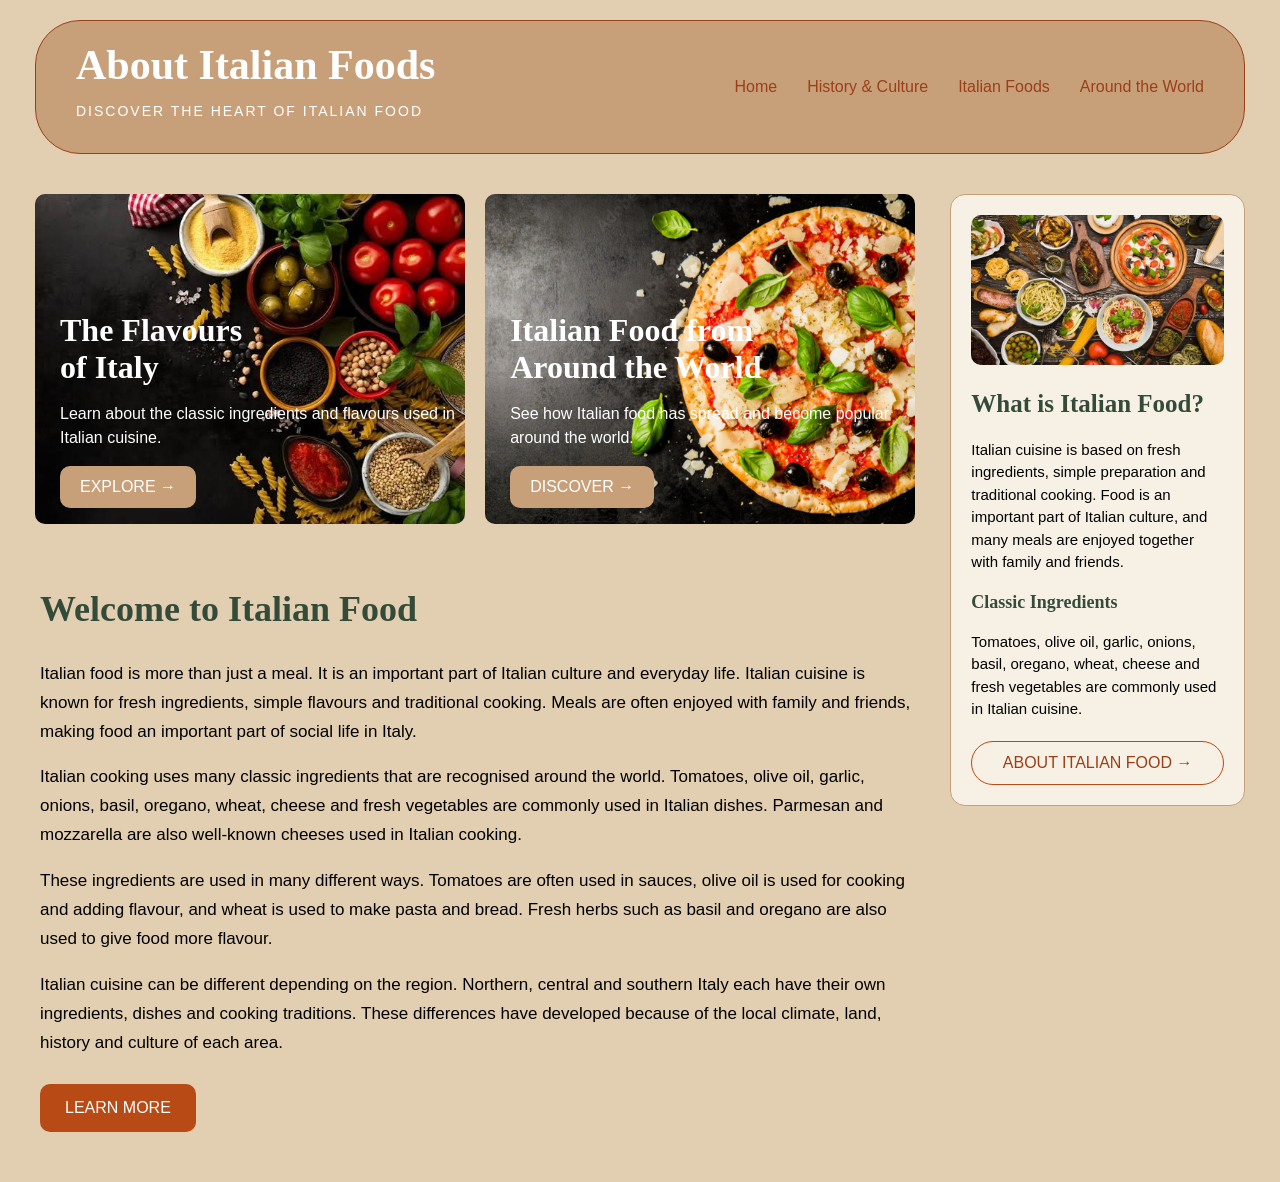
<file: index.html>
<!DOCTYPE html>
<html lang="en">

<head>
    <meta charset="UTF-8">
    <meta name="viewport" content="width=device-width, initial-scale=1.0">
    <title>About Italian Foods</title>
    <link rel="stylesheet" href="style.css">
</head>

<body>

<header>
    <div class="logo">
        <h1>About Italian Foods</h1>
        <p>DISCOVER THE HEART OF ITALIAN FOOD</p>
    </div>

    <nav>
        <ul>
            <li><a href="index.html">Home</a></li>
            <li><a href="History & Culture.html">History & Culture</a></li>
            <li><a href="Popular Italian Foods.html">Italian Foods</a></li>
            <li><a href="Italian Food Around the World.html">Around the World</a></li>
        </ul>
    </nav>
</header>


<main>

    <div class="page-layout">

        <div class="left-side">

            <div class="feature-box">

                <div class="feature">
                    <img src="images/italian food ingredient.jpg"
                         alt="Italian food ingredients">

                    <div class="feature-text">
                        <h2>The Flavours<br>of Italy</h2>

                        <p>
                            Learn about the classic ingredients
                            and flavours used in Italian cuisine.
                        </p>

                        <a href="Popular Italian Foods.html">
                            EXPLORE →
                        </a>
                    </div>
                </div>


                <div class="feature">
                    <img src="images/Italian Food from Around the World.jpg"
                         alt="Italian food around the world">

                    <div class="feature-text">
                        <h2>Italian Food from<br>Around the World</h2>

                        <p>
                            See how Italian food has spread
                            and become popular around the world.
                        </p>

                        <a href="Italian Food Around the World.html">
                            DISCOVER →
                        </a>
                    </div>
                </div>

            </div>


            <section class="welcome">

                <h2>Welcome to Italian Food</h2>

                <p>
                    Italian food is more than just a meal. It is an important
                    part of Italian culture and everyday life. Italian cuisine
                    is known for fresh ingredients, simple flavours and
                    traditional cooking. Meals are often enjoyed with family
                    and friends, making food an important part of social life
                    in Italy.
                </p>

                <p>
                    Italian cooking uses many classic ingredients that are
                    recognised around the world. Tomatoes, olive oil, garlic,
                    onions, basil, oregano, wheat, cheese and fresh vegetables
                    are commonly used in Italian dishes. Parmesan and
                    mozzarella are also well-known cheeses used in Italian
                    cooking.
                </p>

                <p>
                    These ingredients are used in many different ways.
                    Tomatoes are often used in sauces, olive oil is used for
                    cooking and adding flavour, and wheat is used to make
                    pasta and bread. Fresh herbs such as basil and oregano
                    are also used to give food more flavour.
                </p>

                <p>
                    Italian cuisine can be different depending on the region.
                    Northern, central and southern Italy each have their own
                    ingredients, dishes and cooking traditions. These
                    differences have developed because of the local climate,
                    land, history and culture of each area.
                </p>

                <a class="learn-more" href="History & Culture.html">
                    LEARN MORE
                </a>

            </section>

        </div>


        <aside class="home-aside">

            <img src="images/Italian Food index aside.jpg"
                 alt="Italian dishes">

            <h2>What is Italian Food?</h2>

            <p>
                Italian cuisine is based on fresh ingredients, simple
                preparation and traditional cooking. Food is an important
                part of Italian culture, and many meals are enjoyed together
                with family and friends.
            </p>

            <h3>Classic Ingredients</h3>

            <p>
                Tomatoes, olive oil, garlic, onions, basil, oregano, wheat,
                cheese and fresh vegetables are commonly used in Italian
                cuisine.
            </p>

            <a class="about-button" href="History & Culture.html">
                ABOUT ITALIAN FOOD →
            </a>

        </aside>

    </div>

</main>

</body>
</html>
</file>
<file: style.css>
body {
    font-family: Arial, sans-serif;
    background-color: #E2CEB1;
    margin: 0;
    padding: 20px 35px;
}

header {
    display: flex;
    justify-content: space-between;
    align-items: center;
    padding: 20px 40px;
    background-color: #c7a07a;
    border: 1px solid #9b3f18;
    border-radius: 45px;
    margin-bottom: 40px;
}

header h1 {
    font-family: Georgia, serif;
    font-size: 42px;
    color: #ffffff;
    margin: 0;
}

.logo p {
    font-size: 14px;
    letter-spacing: 2px;
    color: #ffffff;
}

ul {
    list-style: none;
    display: flex;
    gap: 30px;
}

ul a {
    color: #9b3f18;
    text-decoration: none;
    font-size: 16px;
    transition: 0.3s;
}

ul a:hover {
    color: #ffffff;
    font-size: 18px;
}

.page-layout {
    display: flex;
    gap: 35px;
    align-items: flex-start;
}

.left-side {
    width: 75%;
}

.right-side {
    width: 25%;
    display: flex;
    flex-direction: column;
    gap: 25px;
}

/* Feature section */

.feature-box {
    display: flex;
    gap: 20px;
}

.feature {
    width: 50%;
    position: relative;
}

.feature img {
    width: 100%;
    height: 330px;
    object-fit: cover;
    border-radius: 10px;
    transition: 0.3s;
}

.feature img:hover {
    transform: scale(1.03);
}

.feature-text {
    position: absolute;
    bottom: 20px;
    left: 25px;
    color: white;
}

.feature-text h2 {
    font-family: Georgia, serif;
    font-size: 32px;
    margin: 0 0 10px;
}

.feature-text p {
    font-size: 16px;
    line-height: 1.5;
}

.feature-text a {
    display: inline-block;
    background-color: #c7a07a;
    color: white;
    text-decoration: none;
    padding: 12px 20px;
    border-radius: 10px;
    transition: 0.3s;
}

.feature-text a:hover {
    background-color: #9b3f18;
    transform: scale(1.05);
}

/* Welcome section */

.welcome {
    padding: 30px 5px;
}

.welcome h2 {
    font-family: Georgia, serif;
    font-size: 36px;
    color: #344b3a;
}

.welcome p {
    font-size: 17px;
    line-height: 1.7;
}

.learn-more {
    display: inline-block;
    background-color: #b84a16;
    color: white;
    text-decoration: none;
    padding: 15px 25px;
    border-radius: 10px;
    margin-top: 10px;
    transition: 0.3s;
}

.learn-more:hover {
    background-color: #c7a07a;
    transform: scale(1.05);
}

/* History page asides */

aside {
    width: auto;
    background-color: #f7f1e5;
    border: 1px solid #c7a07a;
    border-radius: 15px;
    padding: 25px;
    box-sizing: border-box;
}

aside img {
    width: 100%;
    height: 180px;
    object-fit: cover;
    border-radius: 10px;
    transition: 0.3s;
}

aside img:hover {
    transform: scale(1.03);
}

aside h2 {
    font-family: Georgia, serif;
    font-size: 28px;
    color: #344b3a;
}

aside h3 {
    font-family: Georgia, serif;
    color: #344b3a;
}

aside p {
    font-size: 16px;
    line-height: 1.7;
}

/* Home page aside */

.home-aside {
    width: 25%;
    padding: 20px;
}

.home-aside img {
    height: 150px;
}

.home-aside h2 {
    font-size: 25px;
}

.home-aside h3 {
    font-size: 18px;
}

.home-aside p {
    font-size: 15px;
    line-height: 1.5;
}

/* Buttons */

.about-button {
    display: block;
    text-align: center;
    border: 1px solid #b84a16;
    color: #9b3f18;
    text-decoration: none;
    padding: 12px;
    border-radius: 25px;
    margin-top: 20px;
    transition: 0.3s;
}

.about-button:hover {
    background-color: #b84a16;
    color: #ffffff;
    transform: scale(1.03);
}

/* Photos */

.photos {
    display: flex;
    gap: 20px;
    justify-content: center;
    margin: 30px 0;
}

.photos img {
    width: 300px;
    height: 220px;
    object-fit: cover;
    border-radius: 10px;
    transition: 0.3s;
}

.photos img:hover {
    transform: scale(1.03);
}

/* Tablet */

@media (max-width: 900px) {

    body {
        padding: 15px 20px;
    }

    header {
        flex-direction: column;
        gap: 20px;
        text-align: center;
    }

    .page-layout {
        flex-direction: column;
    }

    .left-side,
    .right-side,
    .home-aside {
        width: 100%;
    }

    .feature-box {
        flex-direction: column;
    }

    .feature {
        width: 100%;
    }

    .photos {
        flex-wrap: wrap;
    }
}

/* Phone */

@media (max-width: 600px) {

    body {
        padding: 15px;
    }

    header h1 {
        font-size: 32px;
    }

    ul {
        flex-wrap: wrap;
        justify-content: center;
        gap: 15px;
        padding: 0;
    }

    .photos {
        flex-direction: column;
    }

    .photos img {
        width: 100%;
        height: 250px;
    }

    .feature img {
        height: 280px;
    }

    .home-aside {
        width: 100%;
        padding: 20px;
    }

    .home-aside img {
        height: 200px;
    }
}
</file>
